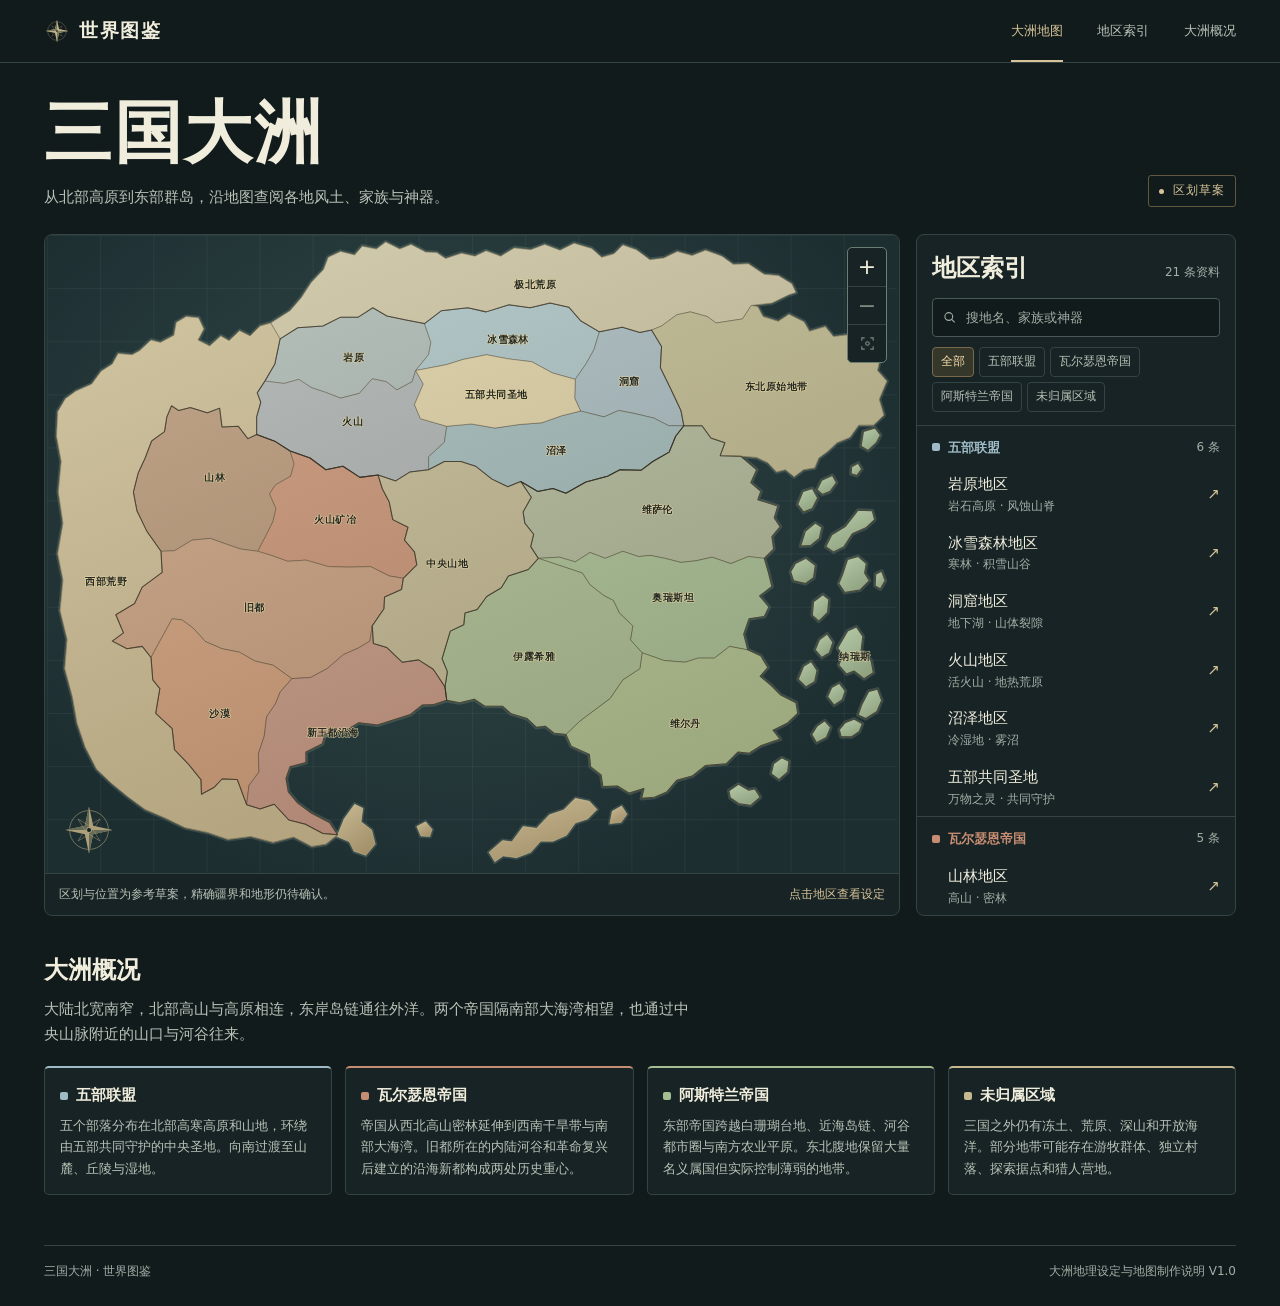
<file: docs/index.html>
<!doctype html>
<html lang="zh-CN">
<head>
  <meta charset="utf-8">
  <meta name="viewport" content="width=device-width, initial-scale=1">
  <meta name="description" content="在三国大洲地图上探索五部联盟、瓦尔瑟恩帝国、阿斯特兰帝国及未归属区域。">
  <title>三国大洲 · 世界图鉴</title>
  <link rel="icon" type="image/svg+xml" href="./assets/compass.svg">
  <link rel="stylesheet" href="./style.css">
  <script type="module" src="./atlas.js"></script>
</head>
<body>
  <a class="skip" href="#directory">跳至地区索引</a>
  <header class="topbar">
    <div class="shell topbar-inner">
      <a class="brand" href="./"><img src="./assets/compass.svg" alt="" width="26" height="26">世界图鉴</a>
      <nav aria-label="主导航"><a href="#atlas" aria-current="page">大洲地图</a><a href="#directory">地区索引</a><a href="#world-notes">大洲概况</a></nav>
    </div>
  </header>
  <main class="shell">
    <section id="atlas" aria-labelledby="atlas-title">
      <div class="atlas-heading">
        <div>
          <h1 id="atlas-title">三国大洲</h1>
          <p>从北部高原到东部群岛，沿地图查阅各地风土、家族与神器。</p>
        </div>
        <span class="edition"><i></i>区划草案</span>
      </div>
      <div class="atlas-layout">
        <figure class="map-panel">
          <div class="map-viewport" id="map-viewport" aria-label="大洲交互地图" aria-describedby="map-note">
            <div id="continent" class="map-canvas"></div>
            <img class="map-compass" src="./assets/compass.svg" alt="" width="54" height="54">
            <div class="map-controls" aria-label="地图缩放">
              <button id="zoom-in" type="button" aria-label="放大地图" title="放大地图" disabled>+</button>
              <button id="zoom-out" type="button" aria-label="缩小地图" title="缩小地图" disabled>−</button>
              <button id="zoom-reset" type="button" aria-label="重置地图视图" title="重置地图视图" disabled><svg aria-hidden="true" viewBox="0 0 24 24" width="17" height="17" fill="none" stroke="currentColor" stroke-width="1.6"><path d="M8 4H4v4m12-4h4v4M4 16v4h4m12-4v4h-4"/><circle cx="12" cy="12" r="2.5"/></svg></button>
            </div>
          </div>
          <figcaption><span id="map-note">区划与位置为参考草案，精确疆界和地形仍待确认。</span><span class="map-instruction">点击地区查看设定</span></figcaption>
        </figure>
        <section class="directory" id="directory" aria-labelledby="directory-title">
          <div class="directory-head">
            <div class="directory-title"><h2 id="directory-title">地区索引</h2><span id="result-count" role="status"></span></div>
            <label class="search"><svg viewBox="0 0 24 24" width="17" height="17" fill="none" stroke="currentColor" stroke-width="1.7" aria-hidden="true"><circle cx="10.5" cy="10.5" r="6"/><path d="m15 15 4.5 4.5"/></svg><input id="search" type="search" aria-label="搜索地区" placeholder="搜地名、家族或神器"></label>
            <div class="filters" id="filters" role="group" aria-label="按归属筛选"></div>
          </div>
          <div class="directory-scroll" id="region-list"><p class="message" role="status">正在读取地区资料…</p></div>
        </section>
      </div>
      <noscript><p class="message">请启用 JavaScript 以使用交互地图和地区索引。</p></noscript>
    </section>
    <section class="world-notes" id="world-notes" aria-labelledby="notes-title">
      <h2 id="notes-title">大洲概况</h2>
      <p class="overview">大陆北宽南窄，北部高山与高原相连，东岸岛链通往外洋。两个帝国隔南部大海湾相望，也通过中央山脉附近的山口与河谷往来。</p>
      <div class="notes-grid" id="world-groups"></div>
    </section>
  </main>
  <footer class="page-footer shell"><span>三国大洲 · 世界图鉴</span><span id="source">大洲地理设定与地图制作说明 V1.0</span></footer>
</body>
</html>
</file>
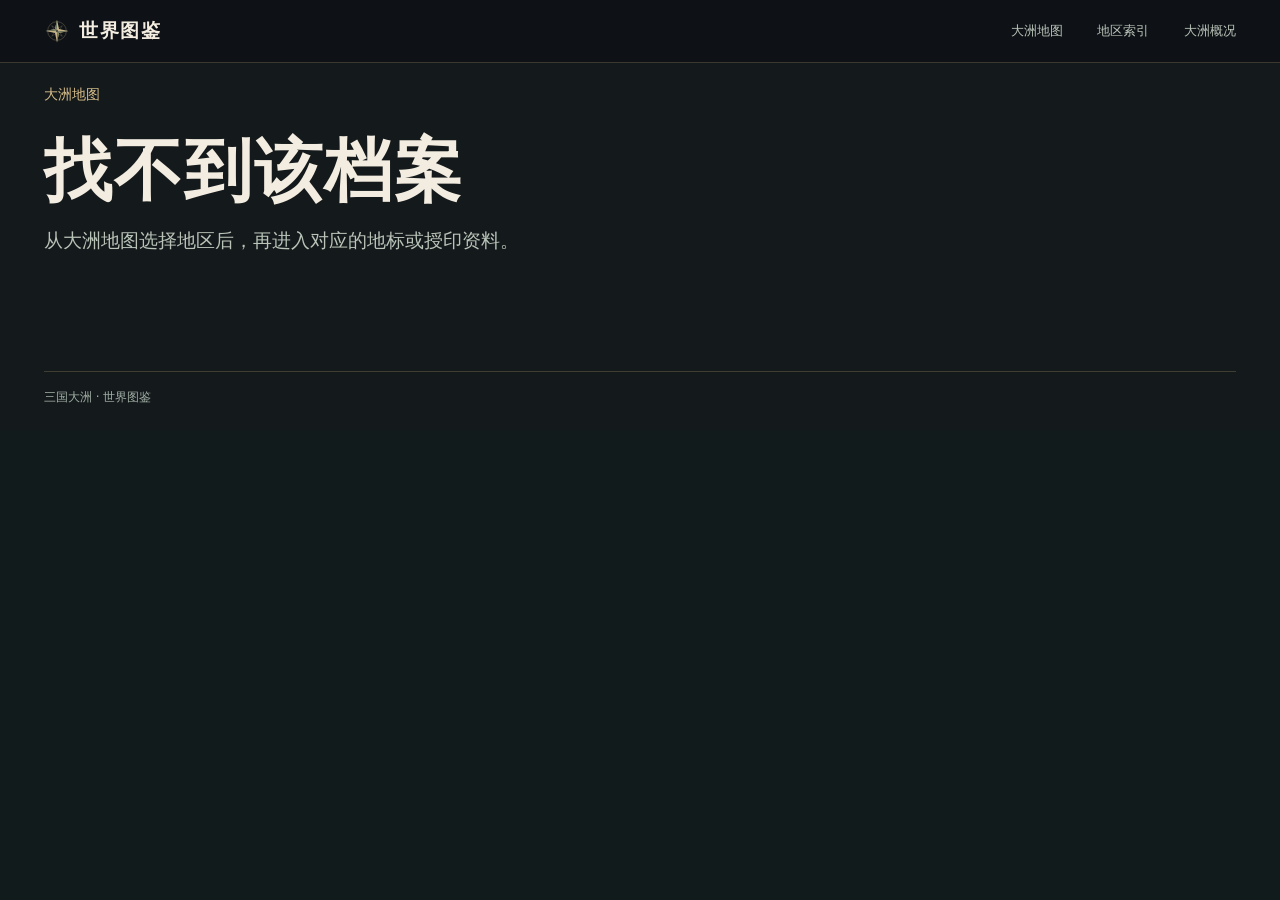
<file: docs/entry.html>
<!doctype html>
<html lang="zh-CN">
<head>
  <meta charset="utf-8">
  <meta name="viewport" content="width=device-width, initial-scale=1">
  <meta name="description" content="查阅三国大洲的地标和授印资料。">
  <title>详情 · 三国大洲</title>
  <link rel="icon" type="image/svg+xml" href="./assets/compass.svg">
  <link rel="stylesheet" href="./style.css">
  <link rel="stylesheet" href="./entry.css">
  <script type="module" src="./entry.js"></script>
</head>
<body class="entry-page">
  <header class="topbar">
    <div class="shell topbar-inner">
      <a class="brand" href="./"><img src="./assets/compass.svg" alt="" width="26" height="26">世界图鉴</a>
      <nav aria-label="主导航"><a href="./#atlas">大洲地图</a><a href="./#directory">地区索引</a><a href="./#world-notes">大洲概况</a></nav>
    </div>
  </header>
  <main class="shell detail">
    <nav id="entry-trail" class="entry-trail" aria-label="当前位置"><a href="./">大洲地图</a></nav>
    <div id="entry"><p class="message" role="status">正在读取资料…</p></div>
    <noscript><p class="message">请启用 JavaScript 以查看资料。</p></noscript>
  </main>
  <footer class="page-footer shell"><span>三国大洲 · 世界图鉴</span><span id="source"></span></footer>
</body>
</html>
</file>
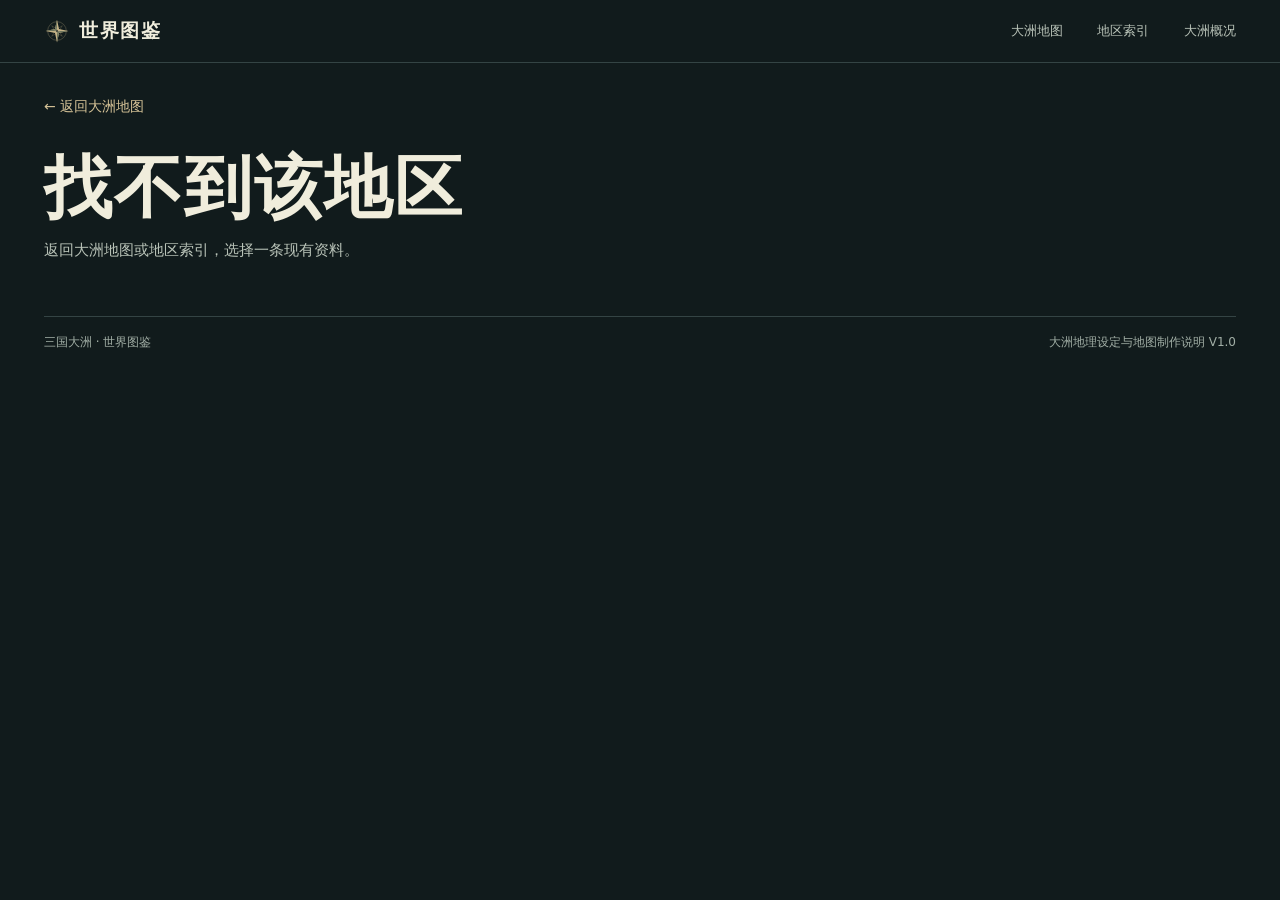
<file: docs/region.html>
<!doctype html>
<html lang="zh-CN">
<head>
  <meta charset="utf-8">
  <meta name="viewport" content="width=device-width, initial-scale=1">
  <meta name="description" content="查阅三国大洲的地区设定。">
  <title>地区资料 · 三国大洲</title>
  <link rel="icon" type="image/svg+xml" href="./assets/compass.svg">
  <link rel="stylesheet" href="./style.css">
  <script type="module" src="./region.js"></script>
</head>
<body>
  <header class="topbar">
    <div class="shell topbar-inner">
      <a class="brand" href="./"><img src="./assets/compass.svg" alt="" width="26" height="26">世界图鉴</a>
      <nav aria-label="主导航"><a href="./#atlas">大洲地图</a><a href="./#directory">地区索引</a><a href="./#world-notes">大洲概况</a></nav>
    </div>
  </header>
  <main class="shell detail" id="region-content">
    <a class="back-link" href="./">← 返回大洲地图</a>
    <div id="region" aria-live="polite"><p class="message">正在读取地区资料…</p></div>
    <noscript><p class="message">请启用 JavaScript 以查看地区资料。</p></noscript>
  </main>
  <footer class="page-footer shell"><span>三国大洲 · 世界图鉴</span><span id="source">大洲地理设定与地图制作说明 V1.0</span></footer>
</body>
</html>
</file>
<file: docs/style.css>
:root {
  color-scheme: dark;
  --ink: #111b1c;
  --panel: #172324;
  --raised: #203030;
  --line: #344444;
  --paper: #f0eddc;
  --secondary: #b9c3b8;
  --muted: #a2afa6;
  --gold: #d7c498;
  --serif: "Noto Serif SC", "Songti SC", "STSong", "SimSun", serif;
  --sans: system-ui, "Microsoft YaHei", sans-serif;
}

*, *::before, *::after { box-sizing: border-box; }
html { background: var(--ink); }
body { margin: 0; color: var(--paper); font: 15px/1.65 var(--sans); }
button, input { font: inherit; }
button { cursor: pointer; }
button:disabled { cursor: default; }
a { color: inherit; text-decoration: none; }
a:focus-visible, button:focus-visible, input:focus-visible, [tabindex]:focus-visible { outline: 2px solid var(--gold); outline-offset: 4px; }
h1, h2, h3, p, figure { margin: 0; }
.shell { width: min(100% - 88px, 1480px); margin-inline: auto; }
.skip { position: fixed; z-index: 10; top: 8px; left: 8px; padding: 8px 14px; background: var(--paper); color: var(--ink); transform: translateY(-160%); }
.skip:focus { transform: none; }
.topbar { border-bottom: 1px solid var(--line); }
.topbar-inner { min-height: 62px; display: flex; align-items: center; justify-content: space-between; gap: 22px; }
.brand { display: inline-flex; align-items: center; gap: 9px; font: 700 19px/1.25 var(--serif); letter-spacing: .08em; white-space: nowrap; }
.topbar nav { display: flex; align-items: stretch; gap: clamp(17px, 2.7vw, 40px); align-self: stretch; }
.topbar nav a { display: grid; align-items: center; font-size: 13px; color: var(--secondary); white-space: nowrap; border-bottom: 2px solid transparent; padding-block: 2px 0; }
.topbar nav a:hover, .topbar nav a[aria-current] { color: var(--gold); border-color: var(--gold); }
.atlas-heading { display: flex; justify-content: space-between; align-items: end; gap: 16px; padding-block: 32px 25px; }
h1 { font: 700 clamp(37px, 5.4vw, 68px)/1.14 var(--serif); letter-spacing: .03em; }
.atlas-heading p { color: var(--secondary); margin-top: 12px; }
.edition { flex: none; display: inline-flex; align-items: center; gap: 9px; color: var(--gold); font-size: 12px; letter-spacing: .08em; padding: 5px 10px; border: 1px solid #63573e; border-radius: 3px; margin-bottom: 2px; }
.edition i { width: 5px; height: 5px; background: var(--gold); border-radius: 50%; }
.atlas-layout { display: grid; grid-template-columns: minmax(0, 1fr) minmax(276px, 320px); gap: 16px; align-items: start; }
.map-panel, .directory { border: 1px solid var(--line); border-radius: 8px; background: var(--panel); overflow: hidden; }
.map-viewport { position: relative; min-height: 300px; aspect-ratio: 1.34; background: radial-gradient(ellipse at 46% 40%, #334948, #1d2e31 76%); }
.map-canvas { position: absolute; inset: 0; touch-action: pan-y; overflow: hidden; }
.map-canvas:has(.can-pan) { touch-action: none; }
.continent-svg { width: 100%; height: 100%; display: block; }
.continent-svg .land { fill: #b9a77d; stroke: #e2cf98; stroke-width: 2.2; stroke-linejoin: round; }
.continent-svg .shoreline { fill: none; stroke: #98aca0; stroke-width: 20; stroke-opacity: .22; stroke-linejoin: round; }
.continent-svg .land-texture { fill: url(#land-light); pointer-events: none; }
.continent-svg .map-grid { fill: url(#map-grid); pointer-events: none; }
.continent-svg .region-shape { stroke: #302b21; stroke-width: 2.5; stroke-opacity: .82; stroke-linejoin: round; }
.continent-svg .region-shape > path { fill: var(--region-color); }
.continent-svg .region-shape:focus-visible { outline: none; }
.continent-svg .region-shape.is-muted { opacity: .18; }
.continent-svg .region-shape:is(:hover, :focus) { stroke: #322510; stroke-width: 6; opacity: 1; }
.continent-svg .region-shape.is-highlight { stroke: #302713; stroke-width: 8; }
.continent-svg .region-shape:is(:hover, :focus, .is-highlight) > path { fill: #f2dc9e; }
.continent-svg .country-line { fill: none; stroke: #302b21; stroke-width: 5; stroke-linejoin: round; opacity: .65; pointer-events: none; }
.continent-svg .region-label { text-anchor: middle; dominant-baseline: central; font: 700 50px var(--sans); letter-spacing: 2px; fill: #242923; stroke: #f1dfac; stroke-opacity: .73; stroke-width: 6; stroke-linejoin: round; paint-order: stroke; pointer-events: none; }
.continent-svg .region-label.is-muted { opacity: .32; }
.continent-svg .region-label.is-highlight { fill: #1d241e; stroke: #f6e8ba; }
.continent-svg .map-artwork { pointer-events: none; }
.continent-svg.has-artwork :is(.shoreline, .land, .land-texture, .map-grid) { visibility: hidden; }
.continent-svg.has-artwork .region-shape { fill-opacity: .13; }
.continent-svg.has-artwork .region-shape:is(:hover, :focus, .is-highlight) { fill-opacity: .68; }
.continent-svg.can-pan { cursor: grab; }
.continent-svg.is-dragging, .continent-svg.is-dragging a { cursor: grabbing; user-select: none; }
.map-compass { position: absolute; left: 17px; bottom: 16px; opacity: .86; pointer-events: none; }
.map-controls { position: absolute; top: 12px; right: 12px; display: grid; border: 1px solid #6b7e72; border-radius: 5px; color: var(--paper); background: #172324; }
.map-controls button { display: grid; place-items: center; border: 0; border-radius: 0; background: transparent; color: inherit; width: 38px; height: 38px; font-size: 22px; line-height: 1; }
.map-controls button + button { border-top: 1px solid var(--line); }
.map-controls button:enabled:hover { background: var(--raised); color: var(--gold); }
.map-controls button:disabled { color: #7e8a80; }
.map-controls button:focus-visible { outline-offset: -3px; }
.map-panel figcaption { display: flex; justify-content: space-between; gap: 10px 16px; flex-wrap: wrap; padding: 11px 14px; color: var(--secondary); font-size: 12px; border-top: 1px solid var(--line); }
.map-instruction { color: var(--gold); }
.directory { display: flex; flex-direction: column; height: var(--directory-height, 590px); }
.directory-head { padding: 17px 15px 13px; border-bottom: 1px solid var(--line); }
.directory-title { display: flex; align-items: baseline; justify-content: space-between; gap: 10px; }
.directory-title h2, .world-notes h2 { font: 700 24px/1.35 var(--serif); }
.directory-title span, .group-title small { font-size: 12px; color: var(--muted); white-space: nowrap; }
.search { display: flex; align-items: center; gap: 8px; border: 1px solid #495957; border-radius: 4px; background: var(--ink); padding: 0 9px; margin: 13px 0 10px; color: var(--muted); }
.search:focus-within { border-color: var(--gold); }
.search:has(input:focus-visible) { outline: 2px solid var(--gold); outline-offset: 2px; }
.search input { min-width: 0; width: 100%; padding: 8px 0; background: transparent; border: 0; color: var(--paper); outline: none; font-size: 13px; }
.search input::placeholder { color: var(--muted); }
.filters { display: flex; gap: 5px; flex-wrap: wrap; }
.filter { font-size: 12px; color: var(--secondary); padding: 4px 8px; border: 1px solid var(--line); border-radius: 4px; background: transparent; white-space: nowrap; }
.filter:hover, .filter[aria-pressed="true"] { background: #36372b; color: #f2dba7; border-color: #7a6949; }
.directory-scroll { overflow: auto; scrollbar-color: #5a6961 transparent; min-height: 0; }
.region-group { --group-color: var(--gold); }
.group-title { display: flex; align-items: center; gap: 8px; padding: 11px 15px 7px; color: var(--group-color); font-size: 13px; font-weight: 650; }
.group-title small { margin-left: auto; font-weight: 400; }
.group-dot { display: inline-block; width: 8px; height: 8px; border-radius: 2px; background: var(--group-color); flex: none; }
.region-group ul { list-style: none; padding: 0; margin: 0; }
.region-group + .region-group { border-top: 1px solid var(--line); }
.region-link { display: flex; justify-content: space-between; gap: 12px; align-items: center; min-height: 54px; padding: 7px 15px 7px 31px; }
.region-link:hover, .region-link:focus-visible { background: var(--raised); }
.region-link:focus-visible { outline-offset: -3px; }
.region-link strong { display: block; font-weight: 550; }
.region-link small { display: block; font-size: 12px; color: var(--muted); }
.link-arrow { color: var(--gold); }
.message { padding: 16px; color: var(--secondary); }
.map-canvas .message { position: absolute; top: 45%; width: 100%; text-align: center; }
.world-notes { margin-block: 38px 50px; }
.overview { margin-block: 10px 20px; max-width: 68ch; color: var(--secondary); }
.notes-grid { display: grid; grid-template-columns: repeat(4, minmax(0, 1fr)); gap: 13px; }
.note { background: var(--panel); border: 1px solid var(--line); border-top: 2px solid var(--group-color); border-radius: 5px; padding: 15px; }
.note h3 { font-size: 15px; display: flex; gap: 8px; align-items: center; }
.note p { margin-top: 7px; color: var(--secondary); font-size: 13px; }
.page-footer { display: flex; justify-content: space-between; flex-wrap: wrap; gap: 8px 20px; padding-block: 16px 24px; border-top: 1px solid var(--line); color: var(--muted); font-size: 12px; }

.detail { padding-block: 27px 54px; }
.back-link { color: var(--gold); font-size: 14px; padding-block: 5px; display: inline-block; }
.back-link:hover { text-decoration: underline; }
.detail-header { margin-block: 27px 25px; max-width: 74ch; }
.detail-group { display: flex; align-items: center; gap: 8px; color: var(--group-color); margin-bottom: 12px; }
.detail-subtitle { margin-top: 7px; color: var(--gold); font-size: 17px; }
.detail-summary { margin-top: 14px; color: var(--secondary); font-size: clamp(16px, 1.7vw, 19px); }
.detail-grid { display: grid; grid-template-columns: minmax(0, 1.6fr) minmax(260px, 1fr); gap: 18px; align-items: start; }
.detail-card { border: 1px solid var(--line); border-radius: 8px; background: var(--panel); padding: clamp(16px, 2.5vw, 28px); }
.detail-card + .detail-card { margin-top: 16px; }
.detail-card h2 { font: 700 23px/1.4 var(--serif); margin-bottom: 16px; }
.lore-section + .lore-section { margin-top: 19px; padding-top: 19px; border-top: 1px solid var(--line); }
.lore-section h3 { font-size: 16px; margin-bottom: 6px; }
.lore-section p { color: var(--secondary); line-height: 1.85; }
.lore-section p + p { margin-top: 7px; }
.facts { margin: 0; }
.fact { padding-block: 8px; border-top: 1px solid var(--line); display: grid; grid-template-columns: 5em minmax(0, 1fr); gap: 8px; }
.fact dt { color: var(--muted); }
.fact dd { margin: 0; overflow-wrap: anywhere; }
.locator { margin-top: 16px; }
.locator .continent-svg { background: radial-gradient(ellipse at 46% 40%, #334948, #1d2e31 76%); border-radius: 5px; }
.locator figcaption { margin-top: 8px; font-size: 12px; color: var(--muted); }
.gallery { display: grid; grid-template-columns: repeat(auto-fit, minmax(min(210px, 100%), 1fr)); gap: 14px; }
.gallery img { display: block; width: 100%; height: auto; border-radius: 4px; background: var(--ink); }
.gallery figcaption { color: var(--muted); font-size: 13px; margin-top: 6px; }
.detail-placeholder { margin-top: 27px; }
.detail-placeholder p { margin-top: 10px; color: var(--secondary); }

.regional-layout { display: grid; grid-template-columns: minmax(0, 1fr) minmax(255px, 310px); align-items: start; gap: 20px; }
.regional-map, .regional-side { scroll-margin-top: 18px; }
.section-toolbar { display: flex; justify-content: space-between; align-items: baseline; flex-wrap: wrap; gap: 8px 20px; margin-bottom: 10px; }
.section-toolbar h2 { font: 700 clamp(1.5rem, 3vw, 2rem)/1.3 var(--serif); }
.text-link { color: var(--gold); font-size: .875rem; }
.text-link:hover { text-decoration: underline; }
.regional-figure { overflow: hidden; border: 1px solid #65553e; border-radius: 8px; background: var(--panel); }
.hotspot-map { position: relative; background: #dcbc90; }
.hotspot-map img { display: block; width: 100%; height: auto; }
.regional-figure figcaption { color: var(--secondary); padding: 9px 12px; font-size: .8125rem; }
.map-hotspot { position: absolute; left: var(--hotspot-x); top: var(--hotspot-y); width: var(--hotspot-width); height: var(--hotspot-height); min-width: 44px; min-height: 44px; transform: translate(-50%, -50%); border: 2px solid transparent; border-radius: 8px; }
.hotspot-marker { position: absolute; top: 4px; right: 4px; width: 11px; height: 11px; border: 2px solid #fff4d0; border-radius: 50%; background: #6b4649; box-shadow: 0 0 0 1px #563e2d, 0 0 0 3px #eac99088; }
.map-hotspot:is(:hover, :focus-visible) { border-color: #fff2c9; background: #f9dda72b; box-shadow: 0 0 0 2px #654c35; outline: none; }
.map-hotspot:is(:hover, :focus-visible) .hotspot-marker { background: #cc935e; }
.landmark-index { display: grid; grid-template-columns: repeat(4, minmax(0, 1fr)); gap: 8px; margin-top: 10px; }
.landmark-index-link { display: grid; align-content: center; gap: 1px; padding: 10px 12px; border: 1px solid var(--line); border-radius: 5px; background: var(--panel); font-size: 1rem; }
.landmark-index-link span { color: var(--secondary); font-size: .875rem; }
.landmark-index-link:hover, .ability-link:hover { border-color: var(--gold); background-color: var(--raised); }
.regional-side { display: grid; gap: 14px; padding-top: 42px; }
.regional-introduction { margin-top: 22px; max-width: 85ch; font-size: 1rem; }
.detail-kicker { color: var(--gold); font-size: .875rem; letter-spacing: .055em; }
.ability-link { display: grid; gap: 6px; padding: 19px 19px 22px; border: 1px solid #756146; border-radius: 8px; background: linear-gradient(135deg, #2c292e, #1a2526 85%); scroll-margin-top: 18px; }
.ability-link strong { font: 700 1.55rem/1.3 var(--serif); }
.ability-link-levels { color: var(--secondary); font-size: .875rem; }
@media (max-width: 860px) {
  .regional-layout { grid-template-columns: minmax(0, 1fr); }
  .regional-side { grid-template-columns: minmax(0, 1fr) minmax(0, 1fr); padding-top: 0; align-items: start; }
}

@media (max-width: 530px) {
  .landmark-index { grid-template-columns: repeat(2, minmax(0, 1fr)); }
  .regional-side { grid-template-columns: minmax(0, 1fr); }
  .hotspot-marker { top: 1px; right: 1px; width: 9px; height: 9px; }
}

@media (max-width: 1040px) {
  .shell { width: calc(100% - 40px); }
  .atlas-layout { grid-template-columns: minmax(0, 1fr) 276px; }
  .map-viewport { aspect-ratio: 1.14; }
  .notes-grid { grid-template-columns: repeat(2, minmax(0, 1fr)); }
}

@media (max-width: 760px) {
  .shell { width: calc(100% - 28px); }
  .topbar-inner { min-height: 56px; gap: 10px; }
  .brand { gap: 4px; font-size: 16px; letter-spacing: 0; }
  .brand img { width: 19px; height: 19px; }
  .topbar nav { gap: 10px; }
  .topbar nav a { font-size: 12px; }
  .atlas-heading { padding-block: 26px 18px; align-items: start; }
  .atlas-heading p { font-size: 13px; }
  .edition { margin-top: 6px; font-size: 11px; padding: 3px 6px; gap: 5px; }
  .atlas-layout, .detail-grid { grid-template-columns: minmax(0, 1fr); }
  .map-viewport { aspect-ratio: 1.33; min-height: 250px; }
  .map-controls { top: 7px; right: 7px; }
  .map-controls button { width: 34px; height: 34px; }
  .map-compass { width: 32px; height: 32px; left: 8px; bottom: 7px; }
  .map-panel figcaption { padding: 9px 10px; gap: 4px 12px; }
  .directory { height: auto; }
  .directory-scroll { max-height: 390px; }
  .world-notes { margin-block: 28px 36px; }
  .detail { padding-block: 18px 36px; }
}

@media (max-width: 390px) {
  .notes-grid { grid-template-columns: minmax(0, 1fr); }
}
</file>
<file: docs/entry.css>
.entry-page {
  --entry-accent: #d7be8b;
  --entry-line: #d7be8b38;
  --entry-muted: #c8c5c3;
  --entry-heading: #f3ece0;
  --entry-inset: clamp(20px, 4vw, 64px);
  background: #14191b;
  color: var(--entry-heading);
}

.entry-page.night-city {
  background: radial-gradient(ellipse at 82% 22%, #231c2b 0, transparent 52%), #141318;
  --entry-muted: #ccc3cb;
}

.entry-page.imprint-page {
  background: radial-gradient(ellipse at 76% 12%, #20273b 0, transparent 43%), #10141d;
  --entry-accent: #e2cb9f;
  --entry-muted: #c7cbd7;
  --entry-line: #bec4d33b;
}

.entry-page :is(.topbar, .page-footer) { border-color: var(--entry-line); }
.entry-page .topbar { background: #0c1014ad; }
.entry-page .detail { padding-block: 20px clamp(38px, 7vw, 100px); }
.entry-trail { display: flex; flex-wrap: wrap; gap: 10px; align-items: center; margin-bottom: 17px; }
.entry-trail a { color: var(--entry-accent); font-size: .875rem; }
.entry-trail-divider { color: var(--entry-muted); }
.entry-trail a:hover, .entry-text-link:hover, .city-photo-link:hover { text-decoration: underline; }
.entry-header .detail-kicker { margin-bottom: 8px; }
.entry-empty { padding-block: 20px; border-top: 1px solid var(--entry-line); color: var(--entry-muted); font-size: 1rem; }
.entry-kicker { color: var(--entry-accent); font-size: .875rem; font-weight: 650; letter-spacing: .09em; }
.entry-chapter { margin-top: clamp(36px, 6vw, 94px); scroll-margin-top: 16px; }
.entry-title { margin-bottom: 19px; font: 700 clamp(1.65rem, 3.5vw, 2.65rem)/1.22 var(--serif); }
.entry-text-link { width: fit-content; min-height: 44px; display: inline-flex; align-items: center; color: var(--entry-accent); font-size: .9375rem; }

.city-hero { position: relative; isolation: isolate; min-height: clamp(445px, 47vw, 625px); display: flex; align-items: flex-end; overflow: hidden; border: 1px solid #bfa47d63; background: #1c1721; }
.city-hero-image { position: absolute; z-index: -2; inset: 0 0 0 auto; width: 76%; height: 100%; object-fit: cover; object-position: 58% 47%; }
.city-hero.has-street::before { position: absolute; z-index: -1; inset: 0; content: ''; background: linear-gradient(90deg, #17131d 0%, #17131dfc 20%, #17131dd4 37%, #17131d52 54%, #17131d00 70%), linear-gradient(0deg, #141118c4 0%, transparent 28%); }
.city-hero-text { width: min(49%, 560px); padding: var(--entry-inset); }
.city-hero h1 { margin-block: 10px 0; font-size: clamp(3.9rem, 7.9vw, 7.85rem); line-height: 1.01; letter-spacing: .035em; }
.city-english { color: var(--entry-accent); font: italic clamp(1.25rem, 2.9vw, 2.2rem)/1.2 Georgia, serif; letter-spacing: .09em; margin-top: 9px; }
.city-lede { color: #eadfe3; font-size: clamp(1rem, 1.3vw, 1.15rem); line-height: 1.95; margin-top: 21px; }
.city-actions { display: flex; flex-wrap: wrap; align-items: center; gap: 7px 16px; margin-top: 22px; }
.entry-action { display: inline-flex; align-items: center; min-height: 44px; background: #e4cca0; color: #251c24; padding: 8px 17px; font-size: .9375rem; font-weight: 700; }
.entry-action:hover { background: #f4dfb6; }
.city-photo-link { position: absolute; right: 16px; bottom: 16px; padding: 6px 11px; background: #161319d9; color: #f5e4bf; border: 1px solid #efddad62; font-size: .875rem; }
.city-plan-layout { display: grid; grid-template-columns: minmax(0, 2.45fr) minmax(240px, 1fr); align-items: start; gap: clamp(18px, 3vw, 46px); }
.entry-picture a { display: block; }
.entry-picture img { display: block; width: 100%; height: auto; }
.entry-picture figcaption { padding-block: 9px; color: var(--entry-muted); font-size: .8125rem; }
.city-plan .entry-picture img { border: 1px solid #d6c39c75; }
.city-map-key { padding: 20px 22px; border-top: 2px solid var(--entry-accent); background: #c8ac8510; }
.city-map-key h3 { font: 700 1.2rem/1.3 var(--serif); color: var(--entry-accent); }
.city-map-key dl, .city-map-key dd { margin: 0; }
.city-map-key-row { padding-block: 12px; border-top: 1px solid var(--entry-line); }
.city-map-key-row:first-child { margin-top: 11px; }
.city-map-key-row:last-child { padding-bottom: 0; }
.city-map-key dt { font-weight: 700; font-size: 1rem; }
.city-map-key dd { margin-top: 5px; color: var(--entry-muted); font-size: .9375rem; line-height: 1.75; }
.city-story-layout { display: grid; grid-template-columns: repeat(3, minmax(0, 1fr)); gap: clamp(16px, 3vw, 45px); }
.city-story-layout .lore-section { margin: 0; padding: 16px 0 0; border-top: 1px solid var(--entry-line); }
.city-story-layout .lore-section h3 { font: 700 clamp(1.12rem, 2vw, 1.38rem)/1.4 var(--serif); color: var(--entry-accent); margin-bottom: 8px; }
.entry-page .lore-section p { color: var(--entry-muted); font-size: 1rem; line-height: 1.85; }
.entry-gallery { display: grid; grid-template-columns: repeat(auto-fit, minmax(min(240px, 100%), 1fr)); gap: 15px; margin-top: 20px; }
.neighbor-links { display: grid; grid-template-columns: repeat(3, minmax(0, 1fr)); gap: 10px; }
.neighbor-link { display: grid; padding: 13px 16px; background: #211d26; border: 1px solid var(--entry-line); font-size: 1rem; }
.neighbor-link:hover { border-color: var(--entry-accent); background: #302634; }
.neighbor-link span { color: var(--entry-muted); font-size: .875rem; }

.imprint-hero { display: grid; grid-template-columns: minmax(225px, .81fr) minmax(0, 1.55fr); gap: clamp(24px, 5.5vw, 92px); align-items: center; padding: clamp(23px, 4.25vw, 68px) var(--entry-inset); border: 1px solid var(--entry-line); background: linear-gradient(125deg, #111623, #242737); }
.imprint-hero h1 { margin-top: 9px; font-size: clamp(2.78rem, 5.6vw, 5.7rem); letter-spacing: .025em; }
.imprint-lede { color: var(--entry-muted); margin-block: 17px 11px; font-size: 1.05rem; line-height: 1.9; max-width: 27em; }
.imprint-roster { display: grid; grid-template-columns: repeat(3, minmax(0, 1fr)); gap: 8px; }
.imprint-portrait { position: relative; isolation: isolate; display: flex; align-items: end; min-width: 0; aspect-ratio: 2/3; overflow: hidden; border: 1px solid var(--entry-line); background: #1a2030; }
.imprint-portrait img { position: absolute; inset: 0; z-index: -2; width: 100%; height: 100%; object-fit: cover; }
.imprint-portrait::after { position: absolute; z-index: -1; inset: 0; content: ''; background: linear-gradient(0deg, #0b0e16f6, #10142097 20%, #10142000 54%); }
.imprint-portrait:hover { border-color: var(--entry-accent); }
.imprint-portrait:hover::after { background: linear-gradient(0deg, #13111dfc, #1a18229a 24%, #10142000 57%); }
.imprint-portrait-label { display: grid; gap: 1px; padding: clamp(6px, 1.2vw, 15px); }
.imprint-portrait-label span { color: var(--entry-accent); font-size: .8125rem; }
.imprint-portrait-label strong { font: 700 clamp(1.1rem, 2.3vw, 1.65rem)/1.35 var(--serif); }
.imprint-profiles { display: grid; gap: clamp(19px, 4vw, 58px); margin-top: clamp(25px, 5vw, 70px); }
.imprint-profile { display: grid; grid-template-columns: minmax(200px, 1fr) minmax(0, 2fr); align-items: center; scroll-margin-top: 15px; border-top: 1px solid var(--entry-line); background: linear-gradient(90deg, #232939, #161b26 73%); }
.imprint-profile[data-stage="2"] { grid-template-columns: minmax(0, 2fr) minmax(200px, 1fr); background: linear-gradient(110deg, #181d2a, #272839); }
.imprint-profile[data-stage="2"] .entry-picture { grid-column: 2; grid-row: 1; }
.imprint-profile[data-stage="2"] .imprint-profile-text { grid-column: 1; grid-row: 1; }
.imprint-profile[data-stage="3"] { grid-template-columns: minmax(220px, 1.15fr) minmax(0, 1.65fr); border: 1px solid #d8bd8f7d; background: radial-gradient(ellipse at 74% 22%, #382934, transparent 70%), #1b202d; }
.imprint-profile .entry-picture img { width: 100%; height: auto; max-height: 550px; object-fit: contain; background: #121925; }
.imprint-profile[data-stage="3"] .entry-picture img { max-height: 690px; }
.imprint-profile-text { padding: clamp(19px, 4vw, 62px); }
.imprint-profile h2 { font: 700 clamp(2rem, 4.2vw, 3.9rem)/1.18 var(--serif); margin-block: 6px; }
.imprint-focus { color: var(--entry-accent); font-size: 1.025rem; }
.imprint-vignette { font: 400 1.0625rem/1.85 var(--serif); color: #ece6df; border-left: 1px solid var(--entry-accent); margin-block: 14px 21px; padding-left: 13px; }
.imprint-profile .lore-section + .lore-section { margin-top: 12px; padding-top: 12px; border-color: var(--entry-line); }
.imprint-rule-notes { display: grid; grid-template-columns: repeat(2, minmax(0, 1fr)); gap: clamp(16px, 3vw, 38px); }
.imprint-rule-notes .lore-section { margin: 0; padding: 14px 0 0; border-top: 1px solid var(--entry-line); }

@media (max-width: 880px) {
  .city-hero-text { width: min(57%, 490px); }
  .city-plan-layout { grid-template-columns: minmax(0, 1fr); }
  .city-map-key dl { display: grid; grid-template-columns: repeat(3, minmax(0, 1fr)); gap: 12px; margin-top: 10px; }
  .city-map-key-row, .city-map-key-row:first-child { margin: 0; padding-block: 10px 0; }
  .imprint-hero { grid-template-columns: minmax(0, 1fr); gap: 17px; }
  .imprint-lede { max-width: 36em; }
}

@media (651px <= width <= 880px) {
  .imprint-portrait { aspect-ratio: 1; }
  .imprint-portrait img { object-position: center 24%; }
}

@media (max-width: 650px) {
  .city-hero { display: block; min-height: 0; }
  .city-hero-image { position: relative; width: 100%; height: auto; aspect-ratio: 1.45; }
  .city-hero.has-street::before { inset: 0 0 auto; width: 100%; aspect-ratio: 1.45; background: linear-gradient(0deg, #1c1721, transparent 52%); }
  .city-hero-text { position: relative; width: 100%; padding: 18px var(--entry-inset) 22px; }
  .city-hero.has-street .city-hero-text { margin-top: -36px; }
  .city-hero h1 { font-size: clamp(3.35rem, 10vw, 5.2rem); }
  .city-lede { margin-top: 14px; }
  .city-photo-link { right: 9px; top: 9px; bottom: auto; }
  .city-map-key dl, .city-story-layout, .imprint-rule-notes { grid-template-columns: minmax(0, 1fr); }
  .city-story-layout { gap: 18px; }
  .neighbor-link { padding-inline: 8px; }
  .imprint-profile, .imprint-profile[data-stage] { grid-template-columns: minmax(0, 1fr); }
  .imprint-profile[data-stage="2"] .entry-picture, .imprint-profile[data-stage="2"] .imprint-profile-text { grid-column: auto; grid-row: auto; }
  .imprint-profile .entry-picture img, .imprint-profile[data-stage="3"] .entry-picture img { max-height: min(115vw, 525px); }
}
</file>
